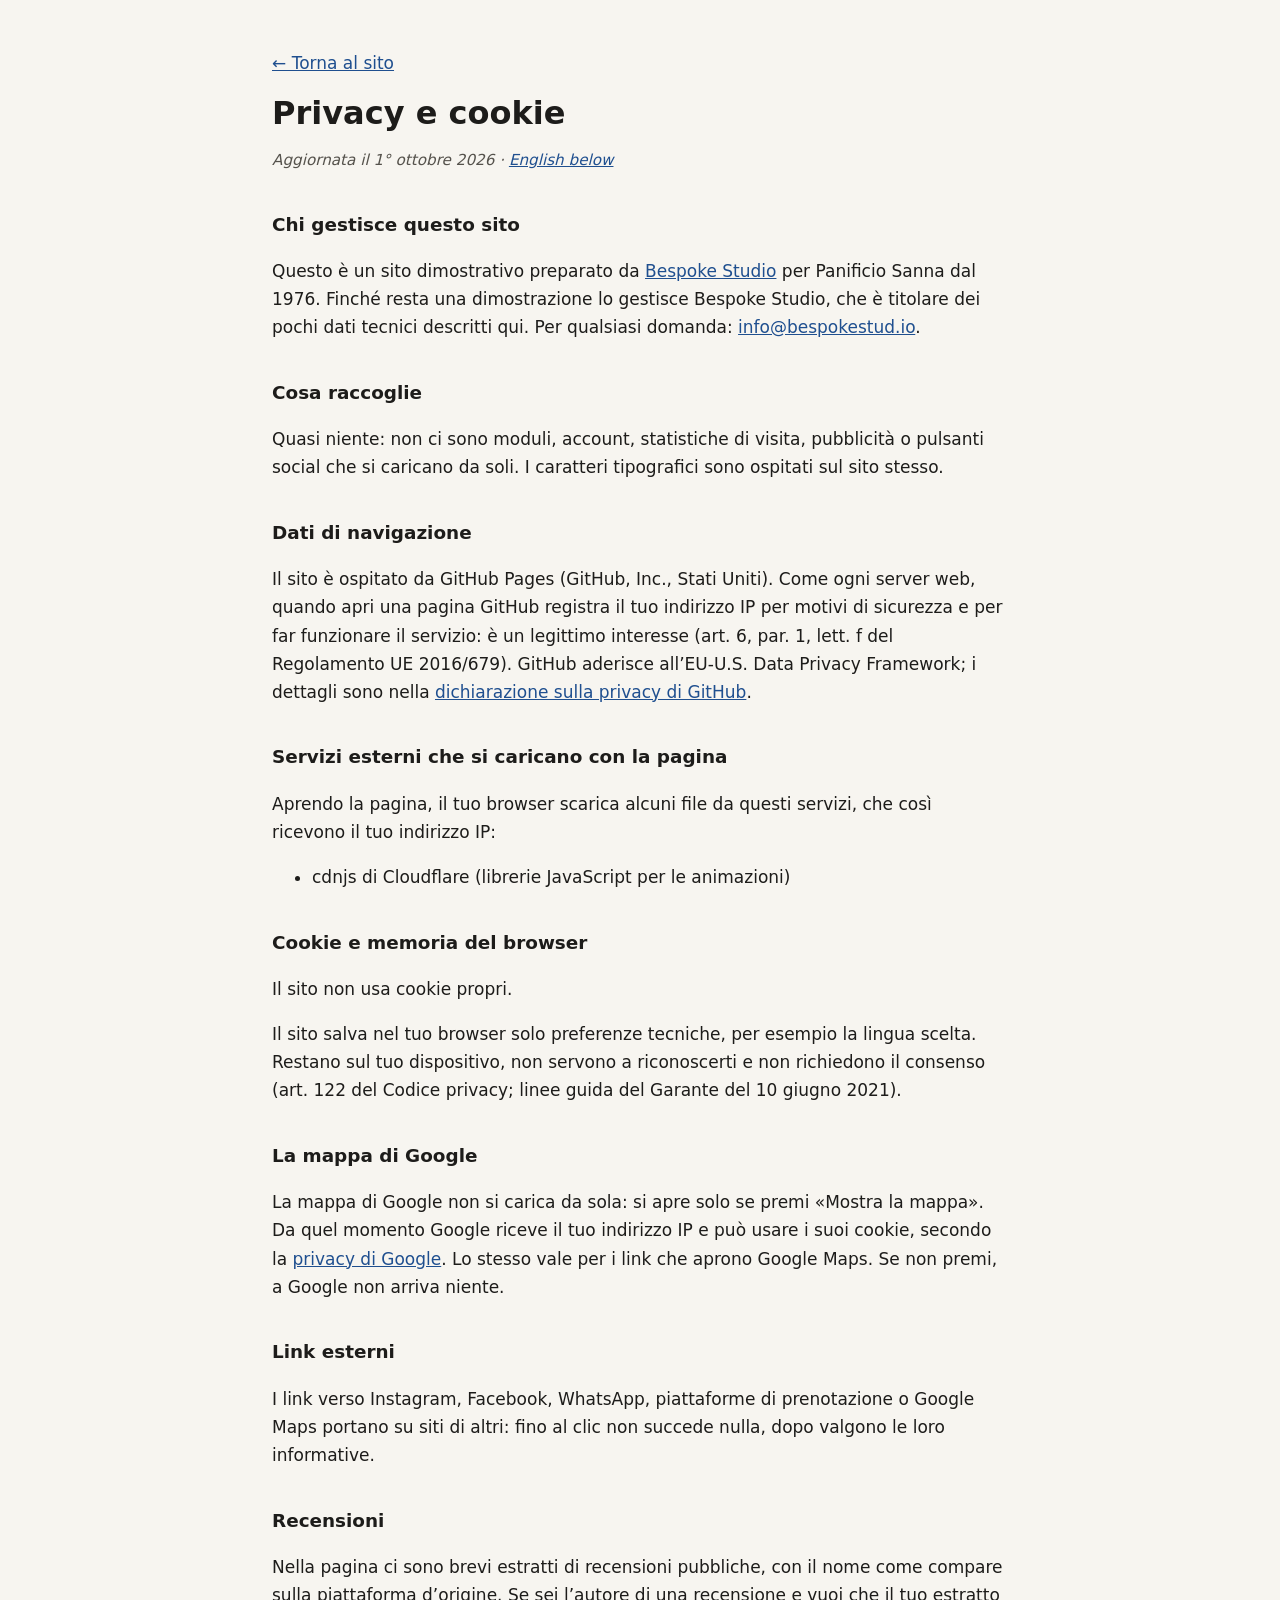
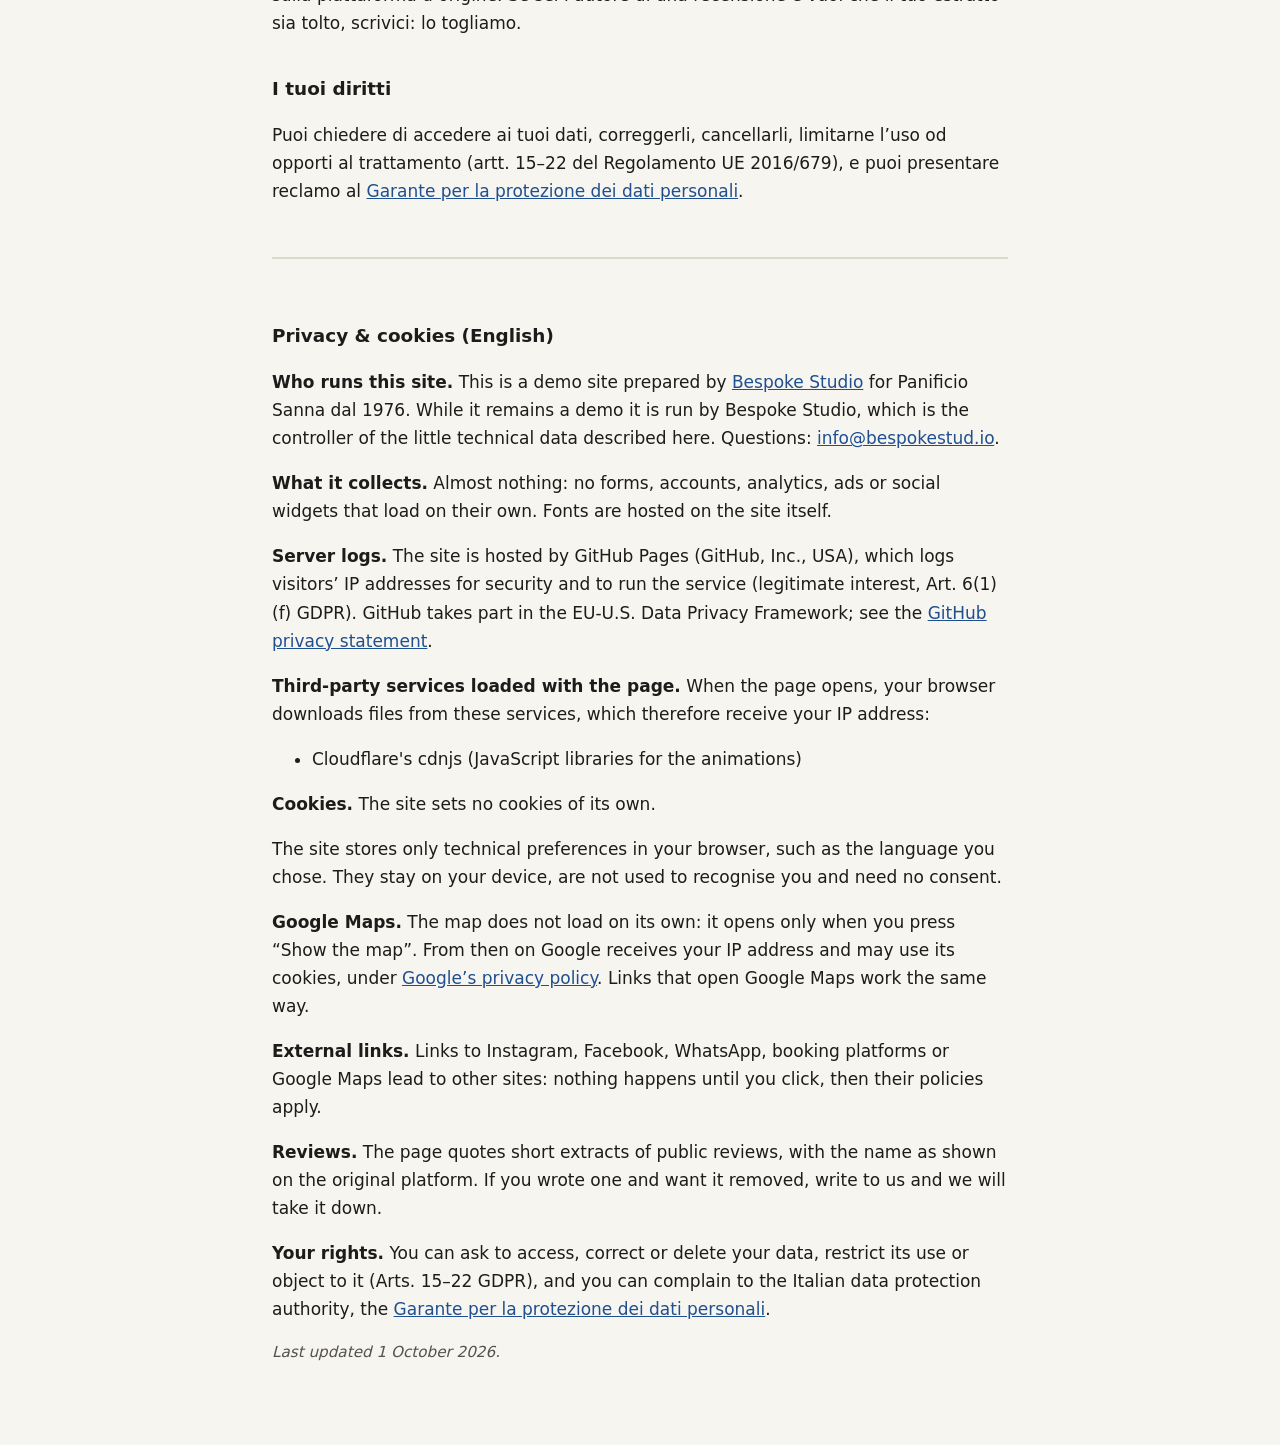
<file: privacy.html>
<!DOCTYPE html>
<html lang="it">
<head>
  <meta charset="UTF-8">
  <meta name="viewport" content="width=device-width, initial-scale=1.0">
  <meta name="robots" content="noindex">
  <title>Privacy e cookie · Panificio Sanna dal 1976</title>
  <meta name="description" content="Informativa privacy e cookie del sito Panificio Sanna dal 1976.">
  <style>
    body { margin: 0; background: #f7f5f0; color: #1d1c1a; font: 17px/1.65 system-ui, -apple-system, "Segoe UI", Roboto, sans-serif; }
    main { max-width: 46rem; margin: 0 auto; padding: 32px 20px 64px; }
    h1 { font-size: 2rem; line-height: 1.2; margin: 0.4em 0 0.2em; }
    h2 { font-size: 1.15rem; margin: 2em 0 0.4em; }
    a { color: #1f4f8f; }
    .data { color: #55524c; font-style: italic; font-size: 0.95rem; }
    .en { margin-top: 3em; padding-top: 1.5em; border-top: 2px solid #ddd8cc; }
    code { font-size: 0.9em; background: #ebe7dc; padding: 0 4px; border-radius: 3px; }
  </style>
</head>
<body>
<main>
  <p><a href="index.html">← Torna al sito</a></p>
  <h1>Privacy e cookie</h1>
  <p class="data">Aggiornata il 1° ottobre 2026 · <a href="#english" lang="en">English below</a></p>
  <h2>Chi gestisce questo sito</h2>
  <p>Questo è un sito dimostrativo preparato da <a href="https://bespokestud.io" rel="noopener">Bespoke Studio</a> per Panificio Sanna dal 1976. Finché resta una dimostrazione lo gestisce Bespoke Studio, che è titolare dei pochi dati tecnici descritti qui. Per qualsiasi domanda: <a href="mailto:info@bespokestud.io">info@bespokestud.io</a>.</p>
  <h2>Cosa raccoglie</h2>
  <p>Quasi niente: non ci sono moduli, account, statistiche di visita, pubblicità o pulsanti social che si caricano da soli. I caratteri tipografici sono ospitati sul sito stesso.</p>
  <h2>Dati di navigazione</h2>
  <p>Il sito è ospitato da GitHub Pages (GitHub, Inc., Stati Uniti). Come ogni server web, quando apri una pagina GitHub registra il tuo indirizzo IP per motivi di sicurezza e per far funzionare il servizio: è un legittimo interesse (art. 6, par. 1, lett. f del Regolamento UE 2016/679). GitHub aderisce all’EU-U.S. Data Privacy Framework; i dettagli sono nella <a href="https://docs.github.com/site-policy/privacy-policies/github-general-privacy-statement" rel="noopener">dichiarazione sulla privacy di GitHub</a>.</p>
  <h2>Servizi esterni che si caricano con la pagina</h2>
  <p>Aprendo la pagina, il tuo browser scarica alcuni file da questi servizi, che così ricevono il tuo indirizzo IP:</p>
  <ul><li>cdnjs di Cloudflare (librerie JavaScript per le animazioni)</li></ul>
  <h2>Cookie e memoria del browser</h2>
  <p>Il sito non usa cookie propri.</p>
  <p>Il sito salva nel tuo browser solo preferenze tecniche, per esempio la lingua scelta. Restano sul tuo dispositivo, non servono a riconoscerti e non richiedono il consenso (art. 122 del Codice privacy; linee guida del Garante del 10 giugno 2021).</p>
  <h2>La mappa di Google</h2>
  <p>La mappa di Google non si carica da sola: si apre solo se premi «Mostra la mappa». Da quel momento Google riceve il tuo indirizzo IP e può usare i suoi cookie, secondo la <a href="https://policies.google.com/privacy?hl=it" rel="noopener">privacy di Google</a>. Lo stesso vale per i link che aprono Google Maps. Se non premi, a Google non arriva niente.</p>
  <h2>Link esterni</h2>
  <p>I link verso Instagram, Facebook, WhatsApp, piattaforme di prenotazione o Google Maps portano su siti di altri: fino al clic non succede nulla, dopo valgono le loro informative.</p>
  <h2>Recensioni</h2>
  <p>Nella pagina ci sono brevi estratti di recensioni pubbliche, con il nome come compare sulla piattaforma d’origine. Se sei l’autore di una recensione e vuoi che il tuo estratto sia tolto, scrivici: lo togliamo.</p>
  <h2>I tuoi diritti</h2>
  <p>Puoi chiedere di accedere ai tuoi dati, correggerli, cancellarli, limitarne l’uso od opporti al trattamento (artt. 15–22 del Regolamento UE 2016/679), e puoi presentare reclamo al <a href="https://www.garanteprivacy.it" rel="noopener">Garante per la protezione dei dati personali</a>.</p>
  <div class="en" id="english" lang="en">
    <h2>Privacy &amp; cookies (English)</h2>
    <p><strong>Who runs this site.</strong> This is a demo site prepared by <a href="https://bespokestud.io" rel="noopener">Bespoke Studio</a> for Panificio Sanna dal 1976. While it remains a demo it is run by Bespoke Studio, which is the controller of the little technical data described here. Questions: <a href="mailto:info@bespokestud.io">info@bespokestud.io</a>.</p>
    <p><strong>What it collects.</strong> Almost nothing: no forms, accounts, analytics, ads or social widgets that load on their own. Fonts are hosted on the site itself.</p>
    <p><strong>Server logs.</strong> The site is hosted by GitHub Pages (GitHub, Inc., USA), which logs visitors’ IP addresses for security and to run the service (legitimate interest, Art. 6(1)(f) GDPR). GitHub takes part in the EU-U.S. Data Privacy Framework; see the <a href="https://docs.github.com/site-policy/privacy-policies/github-general-privacy-statement" rel="noopener">GitHub privacy statement</a>.</p>
    <p><strong>Third-party services loaded with the page.</strong> When the page opens, your browser downloads files from these services, which therefore receive your IP address:</p><ul><li>Cloudflare's cdnjs (JavaScript libraries for the animations)</li></ul>
    <p><strong>Cookies.</strong> The site sets no cookies of its own.</p>
    <p>The site stores only technical preferences in your browser, such as the language you chose. They stay on your device, are not used to recognise you and need no consent.</p>
    <p><strong>Google Maps.</strong> The map does not load on its own: it opens only when you press “Show the map”. From then on Google receives your IP address and may use its cookies, under <a href="https://policies.google.com/privacy?hl=en" rel="noopener">Google’s privacy policy</a>. Links that open Google Maps work the same way.</p>
    <p><strong>External links.</strong> Links to Instagram, Facebook, WhatsApp, booking platforms or Google Maps lead to other sites: nothing happens until you click, then their policies apply.</p>
    <p><strong>Reviews.</strong> The page quotes short extracts of public reviews, with the name as shown on the original platform. If you wrote one and want it removed, write to us and we will take it down.</p>
    <p><strong>Your rights.</strong> You can ask to access, correct or delete your data, restrict its use or object to it (Arts. 15–22 GDPR), and you can complain to the Italian data protection authority, the <a href="https://www.garanteprivacy.it" rel="noopener">Garante per la protezione dei dati personali</a>.</p>
    <p class="data">Last updated 1 October 2026.</p>
  </div>
</main>
</body>
</html>
</file>
